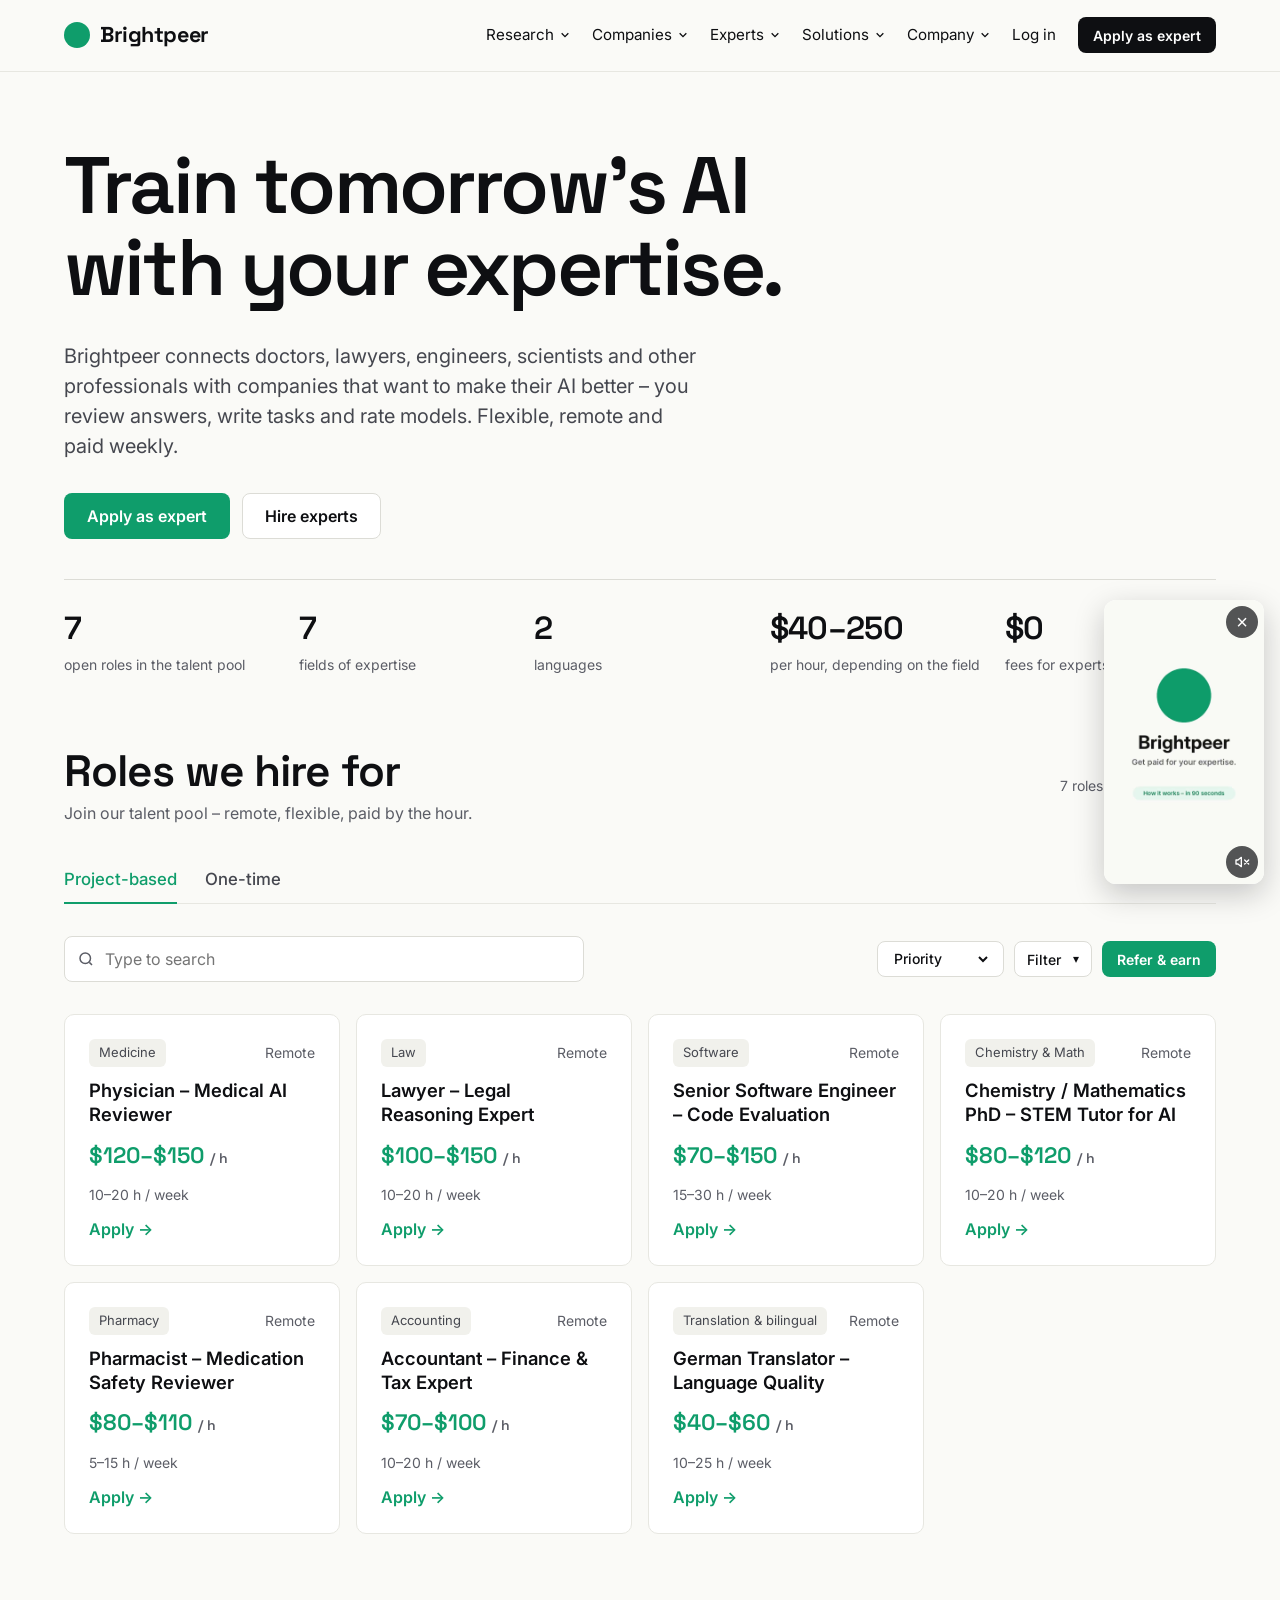
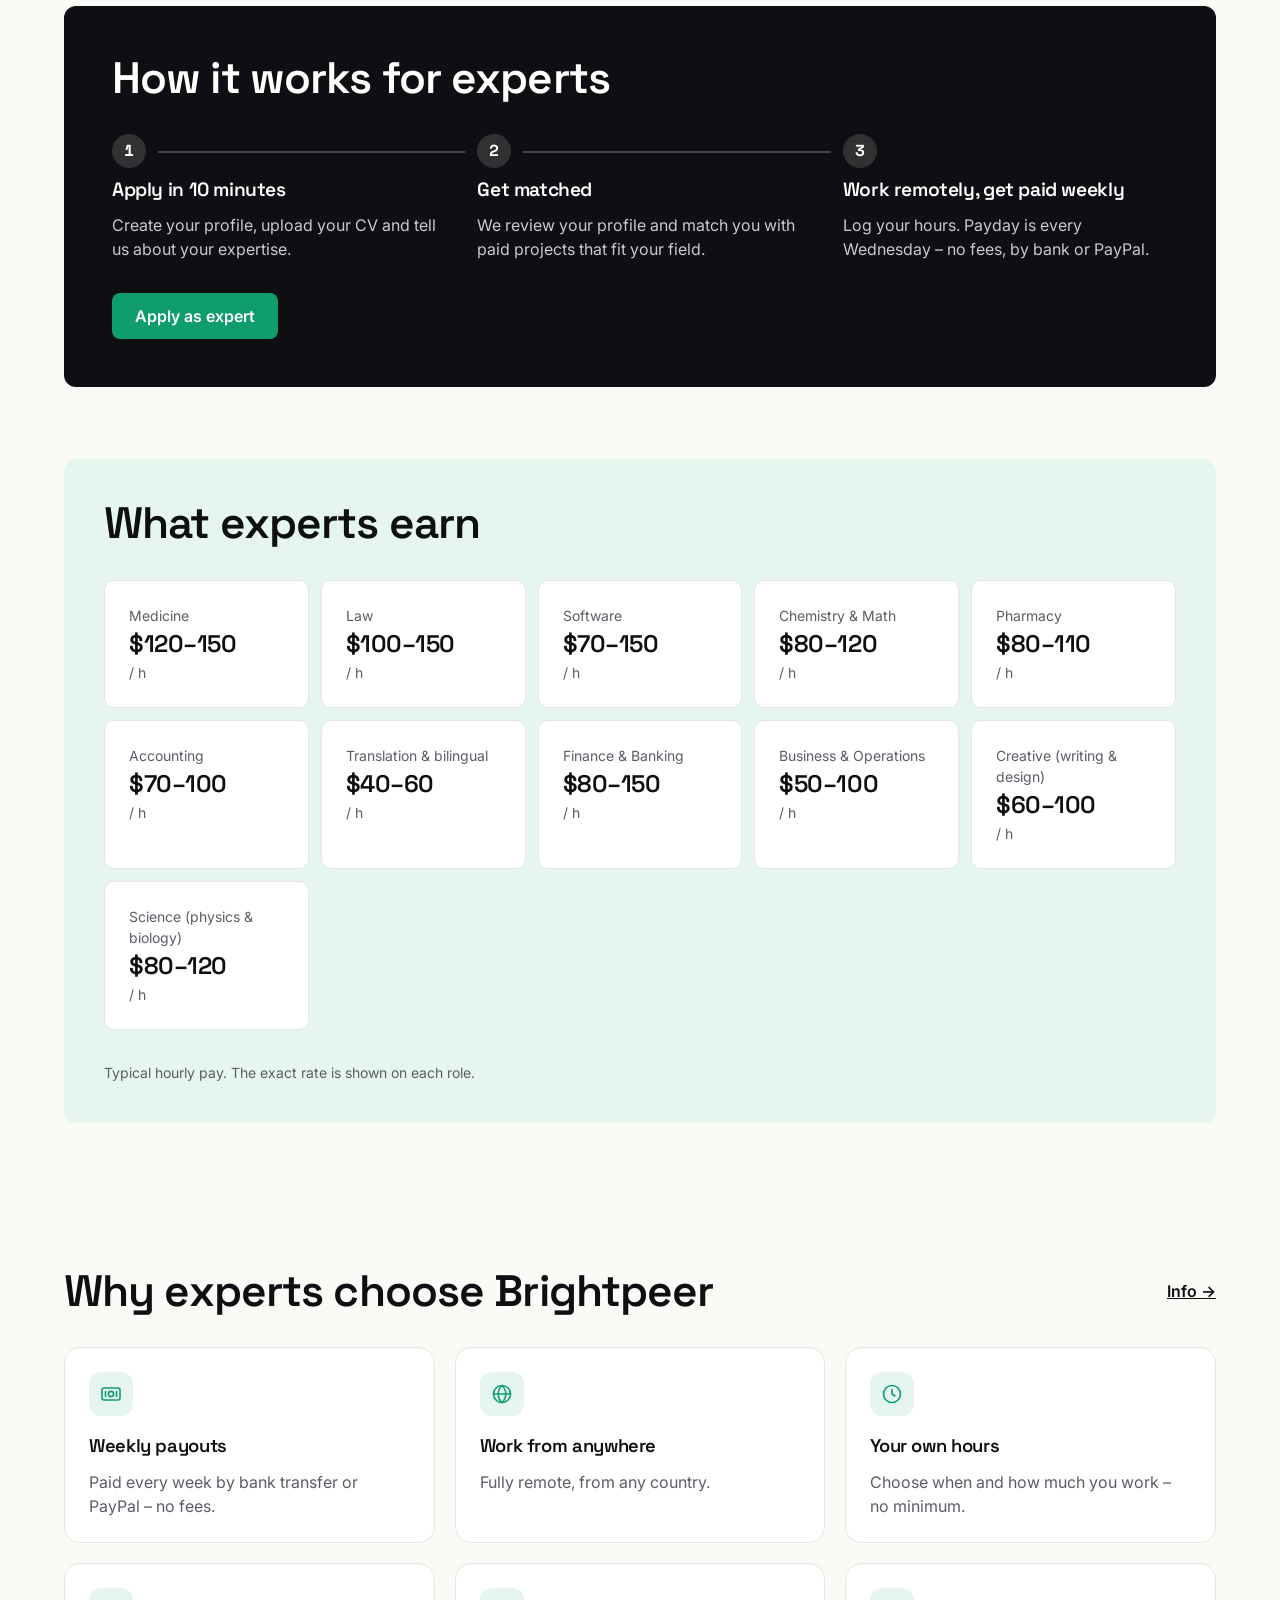
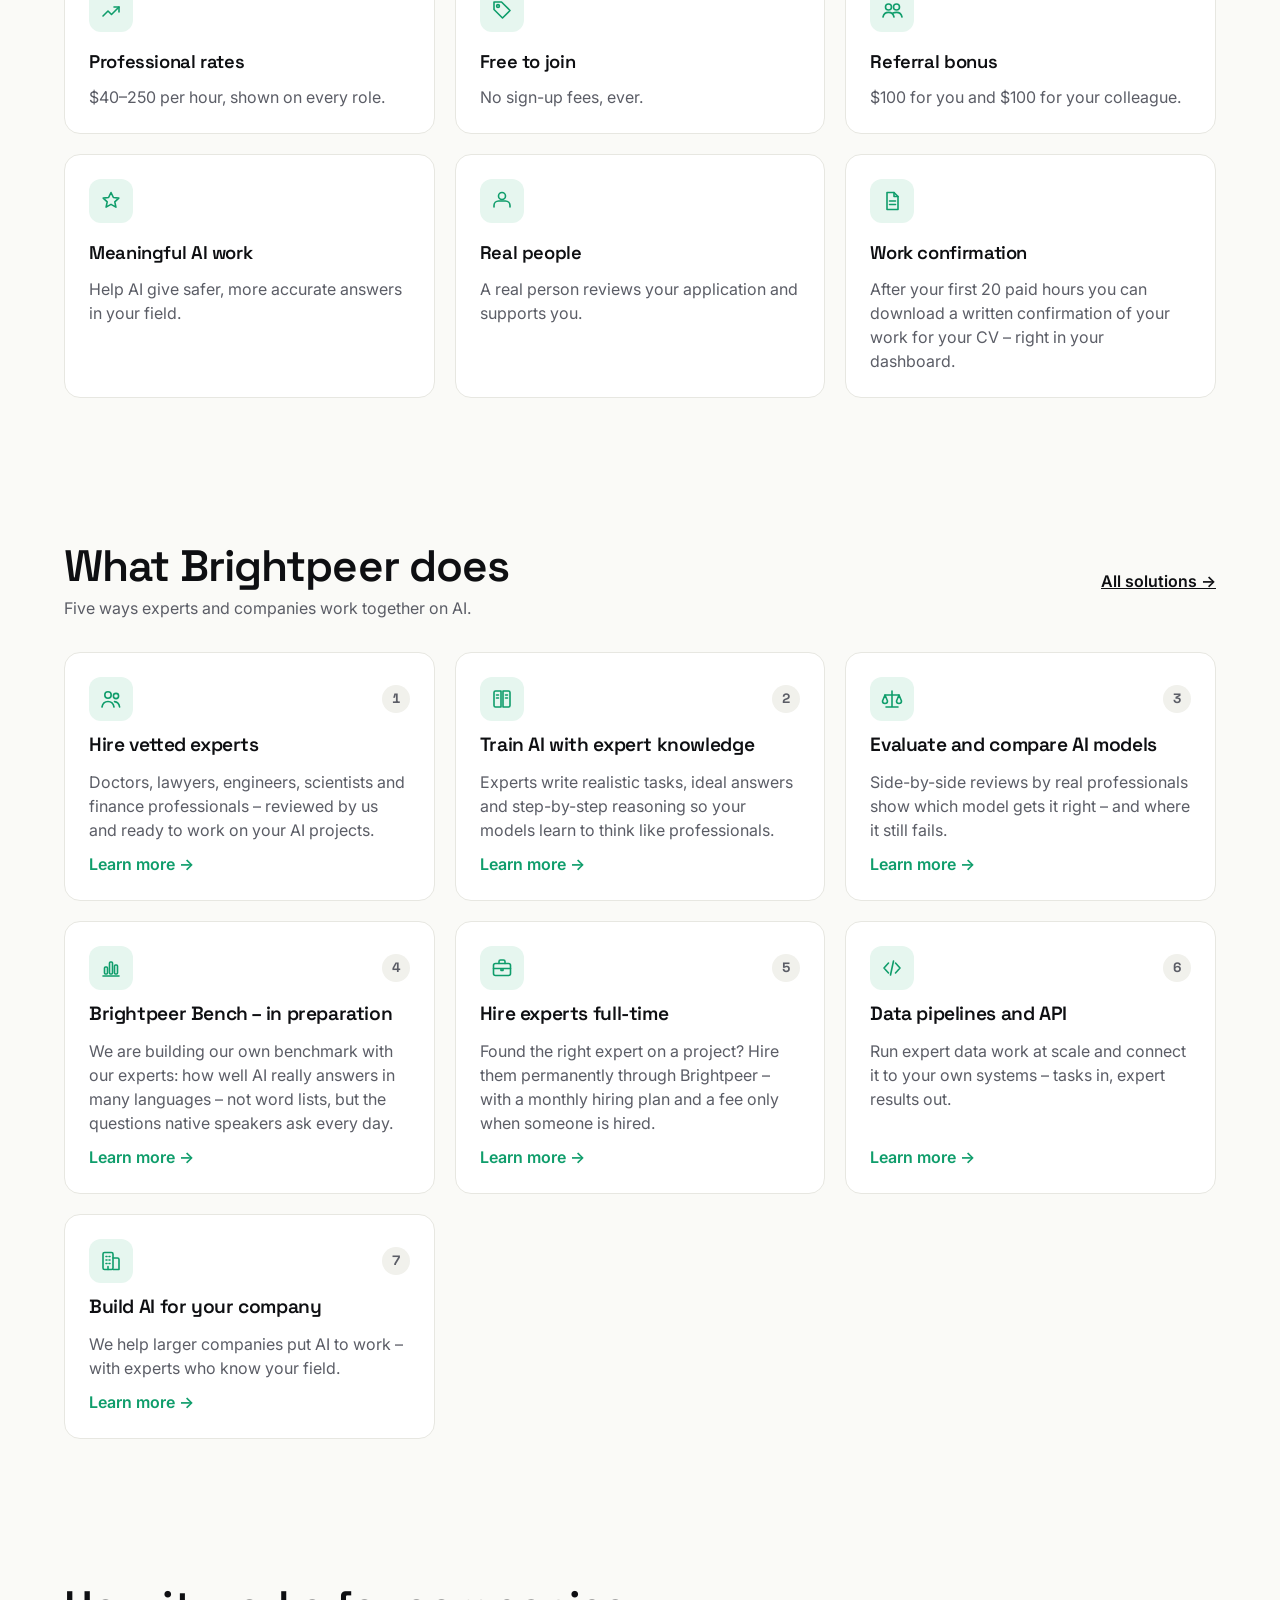
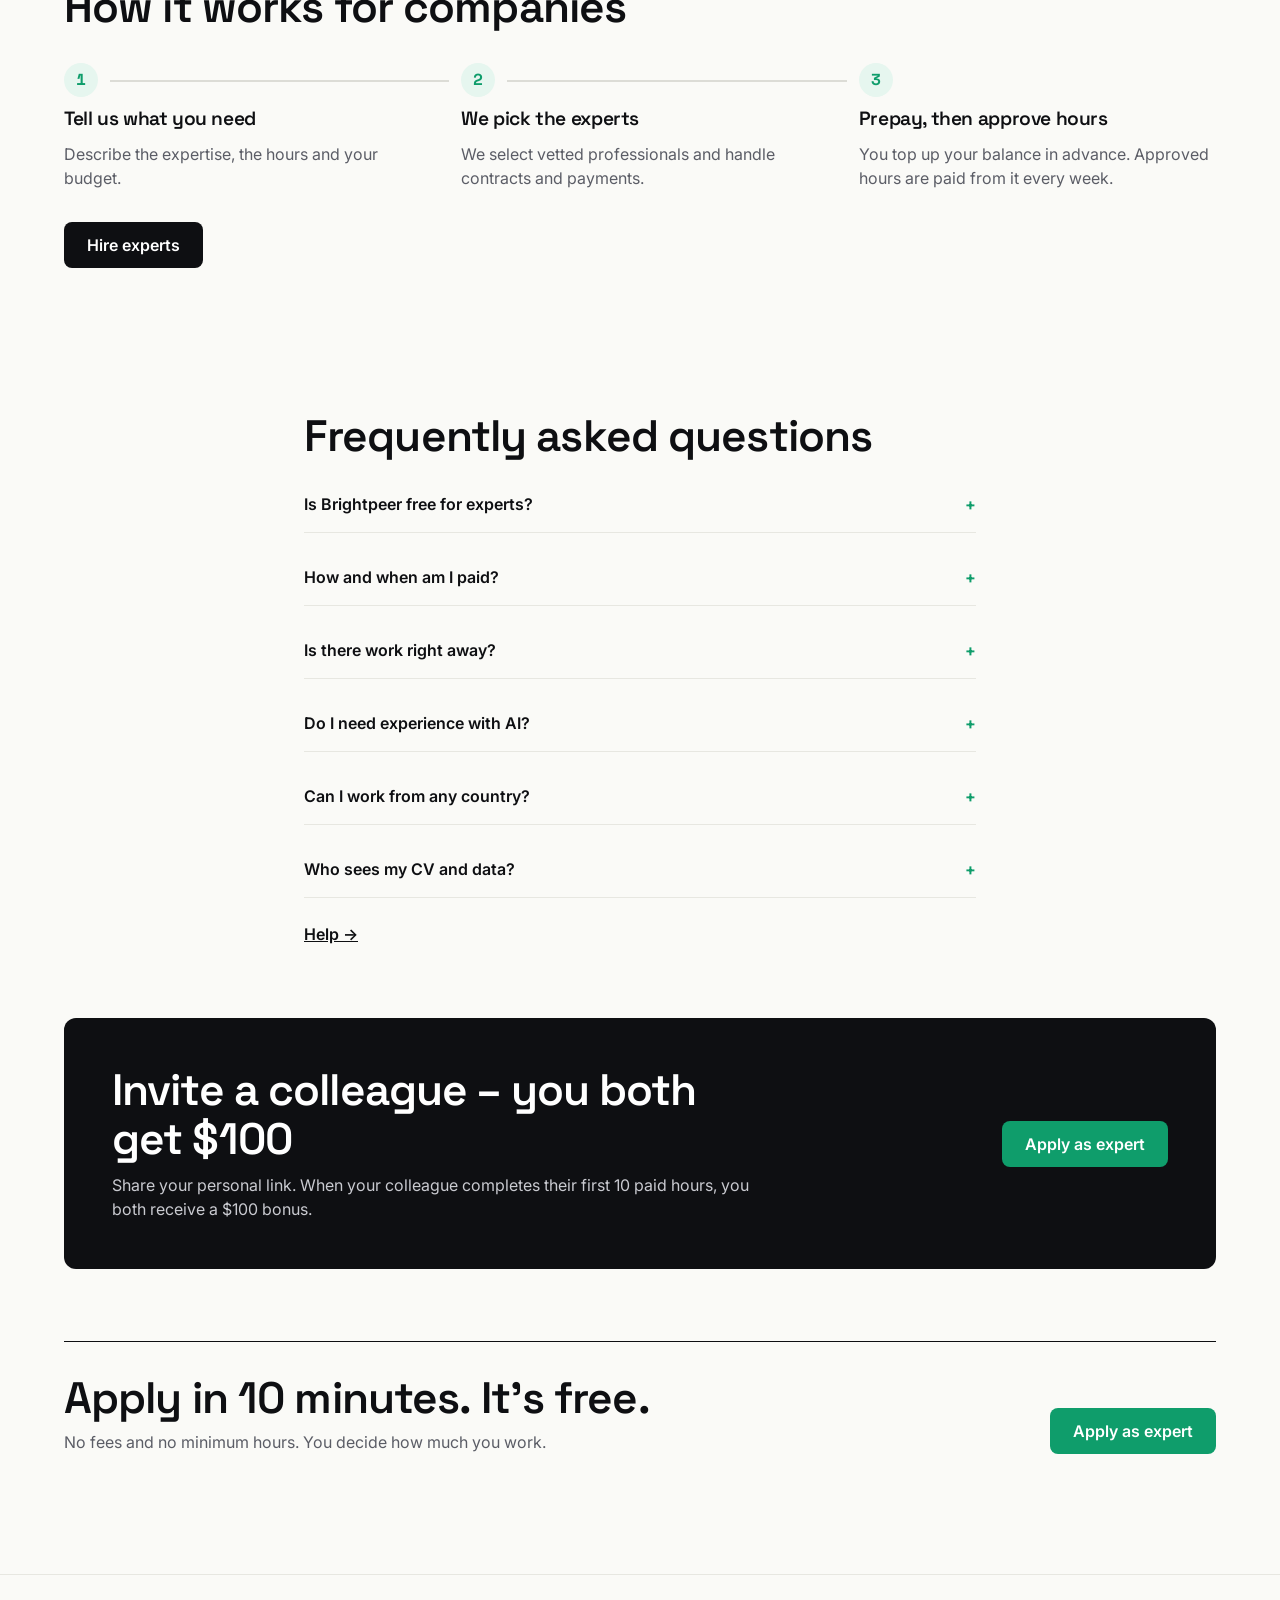
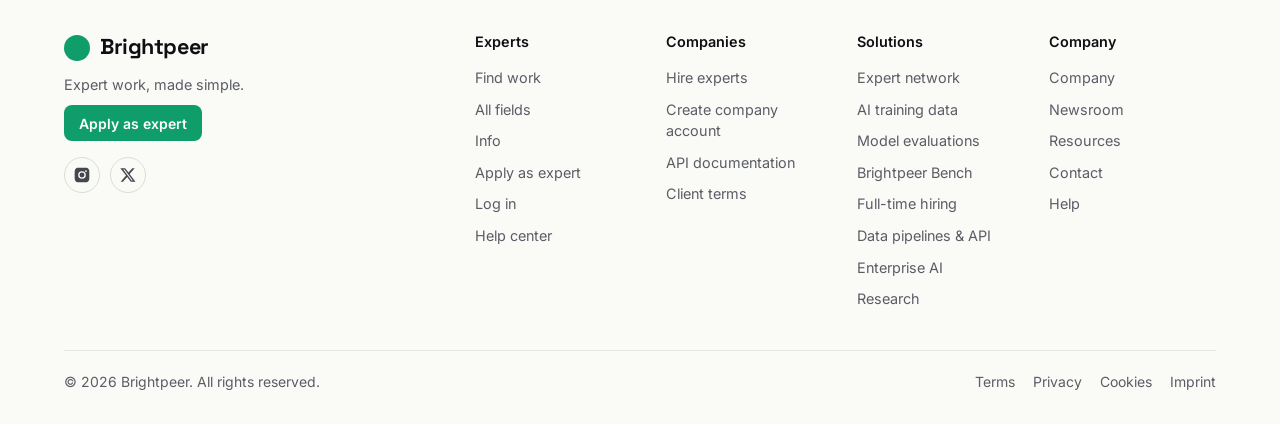
<file: index.html>
<!doctype html>
<html lang="en">
<head>
<meta charset="utf-8">
<meta name="viewport" content="width=device-width, initial-scale=1">
<title>Brightpeer – Train tomorrow’s AI with your expertise</title>
<meta name="description" content="Brightpeer connects doctors, lawyers, engineers, scientists and other professionals with companies that want to make their AI better. Remote, flexible, paid weekly.">
<link rel="icon" href="data:image/svg+xml,%3Csvg xmlns='http://www.w3.org/2000/svg' viewBox='0 0 32 32'%3E%3Ccircle cx='16' cy='16' r='14' fill='%230F9D6B'/%3E%3C/svg%3E">
<link rel="preconnect" href="https://fonts.googleapis.com">
<link rel="preconnect" href="https://fonts.gstatic.com" crossorigin>
<link href="https://fonts.googleapis.com/css2?family=Inter:wght@400;500;600;700&family=Space+Grotesk:wght@500;600;700&display=swap" rel="stylesheet">
<link rel="stylesheet" href="css/style.css?v=20261128k">
</head>
<body>
<div id="loader" class="loader" role="status" aria-label="Loading"><span class="dot-pulse"></span></div>
<header class="site-header" id="header"></header>
<main id="app" tabindex="-1"></main>
<footer class="site-footer" id="footer"></footer>
<div id="toast" class="toast" role="status" aria-live="polite"></div>
<script type="module" src="js/app.js?v=20261128k"></script>
</body>
</html>
</file>
<file: css/style.css>
:root{
  --bg:#FAFAF7; --ink:#0E0F12; --ink2:#45474F; --ink3:#5B5D66; --line:#E7E7E1; --line2:#DCDCD6;
  --card:#FFFFFF; --accent:#0F9D6B; --accent-soft:#E6F6EF; --chip:#F1F1EC;
  --ok:#137A3F; --ok-soft:#E6F4EC; --warn:#8A5A00; --warn-soft:#FFF4DB; --bad:#B42318; --bad-soft:#FDECEA;
  --radius:10px; --display:'Space Grotesk', system-ui, sans-serif;
}
*{box-sizing:border-box}
html{-webkit-text-size-adjust:100%}
body{margin:0;background:var(--bg);color:var(--ink);font-family:Inter, system-ui, -apple-system, sans-serif;font-size:16px;line-height:1.5}
a{color:var(--ink)} a:hover{color:var(--accent)}
img{max-width:100%}
h1,h2,h3{font-family:var(--display);letter-spacing:-0.02em;margin:0;font-weight:600}
h1{font-size:clamp(2.5rem,7vw,5rem);line-height:1.03;letter-spacing:-0.035em}
h2{font-size:clamp(1.75rem,4vw,2.75rem);line-height:1.1}
h3{font-size:1.2rem}
p{margin:0}
.muted{color:var(--ink3)} .small{font-size:.875rem}
.wrap{max-width:1200px;margin:0 auto;padding:0 24px}
.narrow{max-width:720px}
.section{padding:72px 0}
.stack{display:flex;flex-direction:column;gap:16px}
.stack-lg{display:flex;flex-direction:column;gap:32px}
.row{display:flex;flex-wrap:wrap;gap:12px;align-items:center}
.between{justify-content:space-between}
.grid{display:grid;gap:16px;grid-template-columns:repeat(auto-fit,minmax(260px,1fr))}
.grid-sm{display:grid;gap:12px;grid-template-columns:repeat(auto-fit,minmax(180px,1fr))}

/* loader */
.loader{position:fixed;inset:0;z-index:100;background:var(--bg);display:flex;align-items:center;justify-content:center;transition:opacity .3s}
.loader.hide{opacity:0;visibility:hidden}
.dot-pulse{width:52px;height:52px;border-radius:50%;background:var(--accent);animation:pulse 1s ease-in-out infinite}
@keyframes pulse{0%,100%{transform:scale(.8);opacity:.75}50%{transform:scale(1.12);opacity:1}}
@media (prefers-reduced-motion:reduce){.dot-pulse{animation:none}}

/* header */
.site-header{position:sticky;top:0;z-index:20;background:rgba(250,250,247,.92);backdrop-filter:blur(8px);border-bottom:1px solid var(--line)}
.nav{display:flex;align-items:center;justify-content:space-between;gap:16px;padding:16px 24px;max-width:1200px;margin:0 auto}
.brand{display:flex;align-items:center;gap:10px;text-decoration:none;font-family:var(--display);font-weight:700;font-size:1.35rem;letter-spacing:-0.02em}
.logo{width:26px;height:26px;border-radius:50%;background:var(--accent);display:inline-block;flex:none}
.nav-links{display:flex;align-items:center;gap:22px;font-size:.95rem}
.nav-links a{text-decoration:none}
.nav-links a.active{color:var(--accent);font-weight:600}
.menu-btn{display:none;background:none;border:1px solid var(--line2);border-radius:8px;min-height:40px;padding:0 14px;font:inherit;cursor:pointer}
select.lang{min-height:38px;padding:0 10px;border-radius:8px;border:1px solid var(--line2);background:#fff;font:inherit;font-size:.875rem}
@media (max-width:900px){
  .menu-btn{display:inline-flex;align-items:center}
  .nav-links{display:none;position:absolute;top:100%;left:0;right:0;background:var(--bg);border-bottom:1px solid var(--line);flex-direction:column;align-items:flex-start;padding:16px 24px 24px;gap:16px}
  .nav-links.open{display:flex}
}

/* buttons */
.btn{display:inline-flex;align-items:center;justify-content:center;gap:8px;min-height:46px;padding:0 22px;border-radius:8px;border:1px solid transparent;font:inherit;font-weight:600;text-decoration:none;cursor:pointer;background:var(--ink);color:#fff;transition:transform .1s, opacity .2s}
.btn:hover{color:#fff;opacity:.9}
.btn:active{transform:scale(.98)}
.btn-accent{background:var(--accent)}
.btn-ghost{background:#fff;color:var(--ink);border-color:var(--line2)}
.btn-ghost:hover{color:var(--accent)}
.btn-sm{min-height:36px;padding:0 14px;font-size:.875rem}
.btn-danger{background:#fff;color:var(--bad);border-color:#F2C4BF}
.btn[disabled]{opacity:.5;pointer-events:none}
.link{background:none;border:0;padding:0;font:inherit;color:var(--accent);cursor:pointer;font-weight:600;text-decoration:underline}

/* cards */
.card{background:var(--card);border:1px solid var(--line);border-radius:var(--radius);padding:24px}
.card-link{text-decoration:none;display:flex;flex-direction:column;gap:12px;transition:border-color .2s, transform .2s}
.card-link:hover{border-color:var(--accent);transform:translateY(-2px);color:var(--ink)}
.dark{background:var(--ink);color:#fff;border-radius:12px;padding:48px}
.dark .muted{color:#C9CAD0}
.soft{background:var(--accent-soft);border-radius:12px;padding:40px}
.chip{display:inline-flex;align-self:flex-start;padding:4px 10px;border-radius:6px;background:var(--chip);font-size:.8125rem;color:var(--ink2)}
.badge{display:inline-flex;align-items:center;gap:8px;padding:8px 14px;border:1px solid var(--line2);border-radius:999px;font-size:.875rem;color:var(--ink2);align-self:flex-start}
.badge .d{width:8px;height:8px;border-radius:50%;background:var(--accent)}
.icon-circle{width:40px;height:40px;border-radius:50%;background:var(--accent);color:#fff;display:inline-flex;align-items:center;justify-content:center;font-weight:700;font-family:var(--display)}
.stat-v{font-family:var(--display);font-size:2rem;font-weight:600;letter-spacing:-0.02em}
.rate{color:var(--accent);font-weight:600}

/* status pills */
.pill{display:inline-flex;align-items:center;padding:3px 10px;border-radius:999px;font-size:.8125rem;font-weight:600;white-space:nowrap}
.pill-ok{background:var(--ok-soft);color:var(--ok)}
.pill-warn{background:var(--warn-soft);color:var(--warn)}
.pill-bad{background:var(--bad-soft);color:var(--bad)}
.pill-info{background:var(--accent-soft);color:var(--accent)}
.pill-grey{background:var(--chip);color:var(--ink2)}

/* forms */
form{margin:0}
label.f{display:flex;flex-direction:column;gap:6px;font-size:.9rem;font-weight:500}
input,select,textarea{font:inherit;color:var(--ink);background:#fff;border:1px solid var(--line2);border-radius:8px;padding:11px 14px;min-height:46px;width:100%}
textarea{min-height:110px;resize:vertical}
input:focus,select:focus,textarea:focus{outline:2px solid var(--accent);outline-offset:1px;border-color:var(--accent)}
input[type=checkbox]{width:auto;min-height:auto}
.check{display:flex;gap:10px;align-items:flex-start;font-size:.9rem}
.form-grid{display:grid;gap:14px;grid-template-columns:repeat(auto-fit,minmax(220px,1fr))}
.form-msg{padding:12px 14px;border-radius:12px;font-size:.9rem}
.form-msg.ok{background:var(--ok-soft);color:var(--ok)}
.form-msg.err{background:var(--bad-soft);color:var(--bad)}
.divider{display:flex;align-items:center;gap:12px;color:var(--ink3);font-size:.85rem}
.divider:before,.divider:after{content:"";flex:1;height:1px;background:var(--line)}

/* tables */
.table-wrap{overflow-x:auto;border:1px solid var(--line);border-radius:16px;background:#fff}
table{width:100%;border-collapse:collapse;font-size:.9rem}
th,td{text-align:left;padding:12px 14px;border-bottom:1px solid var(--line);vertical-align:top}
th{font-weight:600;color:var(--ink3);font-size:.8rem;text-transform:uppercase;letter-spacing:.03em;background:#FCFCFA}
tr:last-child td{border-bottom:0}
td .row{gap:6px;flex-wrap:nowrap}

/* tabs */
.tabs{display:flex;flex-wrap:wrap;gap:6px;overflow-x:auto;padding-bottom:4px;border-bottom:1px solid var(--line)}
.tab{background:none;border:0;padding:10px 14px;border-radius:10px 10px 0 0;font:inherit;font-weight:600;color:var(--ink3);cursor:pointer;white-space:nowrap;border-bottom:2px solid transparent}
.tab.active{color:var(--accent);border-bottom-color:var(--accent)}

/* banner / toast */
.banner{background:var(--warn-soft);color:var(--warn);padding:10px 24px;font-size:.875rem;text-align:center}
.toast{position:fixed;left:50%;bottom:24px;transform:translateX(-50%) translateY(20px);background:var(--ink);color:#fff;padding:12px 18px;border-radius:12px;font-size:.9rem;opacity:0;pointer-events:none;transition:all .25s;z-index:200;max-width:90vw}
.toast.show{opacity:1;transform:translateX(-50%) translateY(0)}
.toast.err{background:var(--bad)}

/* legal / prose */
.prose{max-width:760px;display:flex;flex-direction:column;gap:14px;line-height:1.65}
.prose h2{font-size:1.5rem;margin-top:18px}
.prose h3{font-size:1.1rem;margin-top:8px}
.prose ul{margin:0;padding-left:20px}

/* footer */
.site-footer{border-top:1px solid var(--line);margin-top:48px}
.footer-inner{max-width:1200px;margin:0 auto;padding:56px 24px 32px;font-size:.9rem}
.footer-inner a{text-decoration:none;color:var(--ink3)}
.footer-inner a:hover{color:var(--accent)}
.footer-inner a.btn{color:#fff}
.footer-top{display:grid;grid-template-columns:minmax(0,1fr) minmax(0,2fr);gap:40px}
.footer-cols{display:grid;grid-template-columns:repeat(4,minmax(0,1fr));gap:24px}
.fcol{display:flex;flex-direction:column;gap:10px;min-width:0}
.fcol-h{font-weight:600;color:var(--ink);margin:0 0 4px}
.footer-bottom{display:flex;flex-wrap:wrap;justify-content:space-between;align-items:center;gap:16px;border-top:1px solid var(--line);margin-top:40px;padding-top:20px}
.footer-legal{display:flex;flex-wrap:wrap;gap:18px}
.footer-links{display:flex;flex-wrap:wrap;gap:18px}
@media (max-width:860px){.footer-top{grid-template-columns:minmax(0,1fr)}.footer-cols{grid-template-columns:repeat(2,minmax(0,1fr))}}

details.faq{border-bottom:1px solid var(--line);padding:16px 0}
details.faq summary{cursor:pointer;font-weight:600;list-style:none}
details.faq summary::-webkit-details-marker{display:none}
details.faq summary:after{content:"+";float:right;color:var(--accent);font-weight:700}
details.faq[open] summary:after{content:"–"}
details.faq p{margin-top:10px;color:var(--ink2)}
.sr{position:absolute;width:1px;height:1px;overflow:hidden;clip:rect(0 0 0 0)}

/* floating "how it works" video */
.fv{position:fixed;right:16px;bottom:16px;width:132px;aspect-ratio:9/16;border-radius:12px;overflow:hidden;background:#fff;box-shadow:0 10px 30px rgba(14,15,18,.22);z-index:40;cursor:pointer;touch-action:none;user-select:none}
.fv video{width:100%;height:100%;object-fit:cover;display:block;pointer-events:none}
.fv-x{position:absolute;top:6px;right:6px;width:32px;height:32px;border-radius:50%;border:0;background:rgba(14,15,18,.7);color:#fff;font-size:20px;line-height:1;cursor:pointer;display:flex;align-items:center;justify-content:center}
.fv-snd{position:absolute;bottom:6px;right:6px;width:32px;height:32px;border-radius:50%;border:0;background:rgba(14,15,18,.7);color:#fff;font-size:15px;cursor:pointer;display:flex;align-items:center;justify-content:center}
.fv-modal{position:fixed;inset:0;background:rgba(14,15,18,.72);z-index:300;display:flex;align-items:center;justify-content:center;padding:16px}
.fv-big{position:relative;height:min(90vh,820px);aspect-ratio:9/16;max-width:100%}
.fv-big video{width:100%;height:100%;border-radius:12px;background:#fff;display:block}
@media (min-width:900px){.fv{width:160px}}

/* Google / Microsoft sign-in buttons */
.oauth-btn{width:100%;justify-content:center;gap:10px}
.oauth-btn svg{flex:none}

/* Mercor-like job pages (20.11.2026) */
.filters{display:grid;grid-template-columns:minmax(0,2fr) repeat(3,minmax(0,1fr));gap:12px}
@media (max-width:860px){.filters{grid-template-columns:minmax(0,1fr) minmax(0,1fr)}.filters #q{grid-column:1/-1}}
.role-pay{font-family:var(--display);font-size:1.4rem;font-weight:600;color:var(--accent)}
.chip-sm{font-size:.75rem;padding:3px 8px}
.role-layout{display:grid;grid-template-columns:minmax(0,1fr) 340px;gap:40px;align-items:start}
.role-side{position:sticky;top:88px;gap:12px}
@media (max-width:900px){.role-layout{grid-template-columns:minmax(0,1fr)}.role-side{position:static}}
.ticks{margin:0;padding:0;list-style:none;display:flex;flex-direction:column;gap:8px}
.ticks li{position:relative;padding-left:26px}
.ticks li:before{content:"✓";position:absolute;left:0;color:var(--accent);font-weight:700}
.steps-list{margin:0;padding-left:20px;display:flex;flex-direction:column;gap:6px;color:var(--ink2)}
.cv-drop{border:1px dashed var(--line2);border-radius:8px;padding:14px;background:var(--accent-soft)}
.filled{border-color:var(--accent)!important;box-shadow:0 0 0 3px var(--accent-soft)}
.progress{height:8px;border-radius:999px;background:var(--chip);overflow:hidden}
.progress span{display:block;height:100%;background:var(--accent);border-radius:999px}
.checklist{list-style:none;margin:0;padding:0;display:flex;flex-direction:column;gap:10px}
.checklist li{display:flex;align-items:center;gap:10px}
.checklist li.ok{color:var(--ink3)}
.checklist li.ok span:last-child{text-decoration:line-through}
.cbox{width:22px;height:22px;border-radius:50%;border:2px solid var(--line2);display:inline-flex;align-items:center;justify-content:center;font-size:.75rem;font-weight:700;flex:none}
.checklist li.ok .cbox{background:var(--accent);border-color:var(--accent);color:#fff}
.offer{border-color:var(--accent);box-shadow:0 0 0 3px var(--accent-soft)}
.wrap.section{padding:72px 24px}

/* research: field cards scrolling right to left */
.marquee{user-select:none;overflow-x:auto;overflow-y:hidden;padding:8px 0 8px;scrollbar-width:none;cursor:grab;-webkit-overflow-scrolling:touch}
.marquee::-webkit-scrollbar{display:none}
.marquee:active{cursor:grabbing}
.marquee-track,.marquee-copy{display:flex;gap:20px}
.marquee-track{width:max-content;padding:0 24px}
.marquee-copy{padding-left:0}
.marquee-nav{display:flex;justify-content:flex-end;gap:8px;margin-top:12px}
.mq-btn{width:44px;height:44px;border-radius:8px;border:1px solid var(--line2);background:#fff;font:inherit;font-size:1.1rem;cursor:pointer}
.mq-btn:hover{border-color:var(--ink)}
.fcard{flex:none;width:360px;min-height:260px;border-radius:var(--radius);padding:28px;display:flex;flex-direction:column;gap:12px}
.fcard h3{font-size:1.75rem;line-height:1.1}
.fcard-tag{font-size:.8rem;font-weight:600;text-transform:uppercase;letter-spacing:.06em;opacity:.75}
.fcard-text{opacity:.85;flex:1}
.fcard-foot{display:flex;justify-content:space-between;align-items:center;gap:12px;font-size:.95rem}
.fcard-foot a{font-weight:600;text-decoration:none}
@media (max-width:600px){.fcard{width:290px}}


/* plain, editorial layout (owner, 20.11.2026: should not look like an AI page) */
.steps{display:grid;grid-template-columns:repeat(3,1fr);gap:0 40px}
.step{display:flex;flex-direction:column;gap:8px;border-top:1px solid var(--line2);padding-top:20px}
.dark .step{border-top-color:rgba(255,255,255,.22)}
.step-n{font-size:.85rem;font-variant-numeric:tabular-nums;color:var(--ink3);letter-spacing:.04em}
.dark .step-n{color:#C9CAD0}
.benefits{display:grid;grid-template-columns:repeat(2,1fr);gap:0 48px}
.benefit{display:grid;grid-template-columns:minmax(160px,1fr) 2fr;gap:16px;padding:18px 0;border-top:1px solid var(--line2)}
.benefit h3{font-size:1.05rem}
.cta-end{display:flex;flex-wrap:wrap;justify-content:space-between;align-items:flex-end;gap:24px;border-top:1px solid var(--ink);padding-top:32px}
@media (max-width:800px){.steps{grid-template-columns:1fr;gap:24px}.benefits{grid-template-columns:1fr}.benefit{grid-template-columns:1fr;gap:4px}}
.label-new{font-size:.8rem;font-weight:600;text-transform:uppercase;letter-spacing:.06em;color:var(--accent)}
.options{display:grid;grid-template-columns:repeat(4,1fr);gap:0 24px}
.option{display:flex;flex-direction:column;gap:8px;padding:20px 0 4px;border-top:2px solid var(--ink);text-decoration:none;color:var(--ink)}
.option:hover{border-top-color:var(--accent);color:var(--ink)}
.option p{flex:1}
.option-l{font-weight:600;color:var(--accent)}
@media (max-width:900px){.options{grid-template-columns:1fr 1fr;gap:24px}}
@media (max-width:520px){.options{grid-template-columns:1fr}}
.services{display:grid;grid-template-columns:repeat(3,1fr);border-top:1px solid var(--line2)}
.service{display:flex;flex-direction:column;gap:16px;padding:32px 32px 8px 0}
.service+.service{border-left:1px solid var(--line2);padding-left:32px}
.service h2{font-size:clamp(1.4rem,2.4vw,1.9rem)}
.service ul{margin:0;padding-left:18px;color:var(--ink2);display:flex;flex-direction:column;gap:10px;flex:1}
.service .btn{align-self:flex-start}
@media (max-width:900px){.services{grid-template-columns:1fr}.service{padding:28px 0}.service+.service{border-left:0;border-top:1px solid var(--line2);padding-left:0}}
/* drop-down menus */
.site-header{position:sticky}
.dd{position:static}
.dd-btn{display:inline-flex;align-items:center;gap:6px;background:none;border:0;font:inherit;color:var(--ink);cursor:pointer;padding:24px 0;margin:-16px 0}
.dd-btn:hover,.dd-btn.active,.dd.open .dd-btn,.dd:hover .dd-btn{color:var(--accent)}
.dd-btn svg{transition:transform .15s}
.dd.open .dd-btn svg,.dd:hover .dd-btn svg{transform:rotate(180deg)}
.dd-panel{display:none;position:absolute;left:0;right:0;top:100%;background:#fff;border-bottom:1px solid var(--line);box-shadow:0 18px 30px rgba(14,15,18,.06);z-index:30}
.dd:hover .dd-panel,.dd:focus-within .dd-panel,.dd.open .dd-panel{display:block}
.dd-inner{max-width:1200px;margin:0 auto;padding:28px 24px 32px;display:grid;grid-template-columns:minmax(220px,1fr) 1fr;gap:40px}
.dd-links{display:flex;flex-direction:column;gap:12px}
.dd-links a{font-size:1.15rem;text-decoration:none;color:var(--ink)}
.dd-links a:hover{color:var(--accent)}
.dd-text{color:var(--ink3);max-width:30rem;border-left:1px solid var(--line);padding-left:32px}
@media (max-width:900px){
  .dd{width:100%}
  .dd-btn{padding:4px 0;margin:0}
  .dd-panel{position:static;box-shadow:none;border:0;background:none}
  .dd:hover .dd-panel{display:none}
  .dd.open .dd-panel{display:block}
  .dd-inner{grid-template-columns:1fr;padding:8px 0 4px 12px;gap:8px}
  .dd-links a{font-size:1rem}
  .dd-text{display:none}
}

/* solutions (business areas like Mercor, 20.11.2026) */
.svc-grid{display:grid;grid-template-columns:repeat(3,minmax(0,1fr));gap:0 40px}
.svc{display:flex;flex-direction:column;gap:8px;padding:22px 0 26px;border-top:1px solid var(--line2);text-decoration:none;color:var(--ink)}
.svc:hover{color:var(--ink)}
.svc:hover h3{color:var(--accent)}
.svc .muted{flex:1}
.svc-row{display:grid;grid-template-columns:minmax(0,1fr) minmax(0,1fr);gap:40px;padding:40px 0;border-top:1px solid var(--line2);scroll-margin-top:88px}
.svc-row h2{font-size:clamp(1.5rem,3vw,2.1rem)}
.svc-jump .chip{text-decoration:none}
.svc-jump .chip:hover{color:var(--accent)}
@media (max-width:900px){.svc-grid{grid-template-columns:repeat(2,minmax(0,1fr))}}
@media (max-width:640px){.svc-grid{grid-template-columns:1fr}.svc-row{grid-template-columns:1fr;gap:16px}}

/* social icons in the footer */
.socials{display:flex;gap:10px;margin-top:6px}
.footer-inner a.social{width:36px;height:36px;border-radius:50%;border:1px solid var(--line2);display:inline-flex;align-items:center;justify-content:center;color:var(--ink2);transition:color .2s,border-color .2s}
.footer-inner a.social:hover{color:var(--accent);border-color:var(--accent)}

/* Invoice / receipt (25.11.2026): only the document is printed or saved as PDF */
@media print {
  .site-header, .site-footer, .toast, .loader, .no-print, .fv { display: none !important; }
  body { background: #fff !important; }
  .section { padding: 0 !important; }
  .invoice { border: 0 !important; box-shadow: none !important; padding: 0 !important; }
  .invoice .logo { -webkit-print-color-adjust: exact; print-color-adjust: exact; }
}

/* Numbered steps and service cards (25.11.2026): a clear green number badge, cards with icons */
.step-n{display:inline-flex;align-items:center;justify-content:center;width:34px;height:34px;border-radius:50%;background:var(--accent-soft);color:var(--accent);font-family:var(--display);font-weight:700;font-size:1rem;letter-spacing:0;flex:none}
.dark .step-n{background:rgba(255,255,255,.14);color:#fff}
.step{border-top:0;padding-top:0;position:relative}
.steps .step:not(:last-child)::after{content:"";position:absolute;top:17px;left:46px;right:-28px;height:2px;background:var(--line2)}
.dark .steps .step:not(:last-child)::after{background:rgba(255,255,255,.22)}
@media (max-width:800px){.steps .step::after{display:none}}
.svc-grid{gap:20px}
.svc{border:1px solid var(--line);border-radius:16px;background:var(--card);padding:24px;gap:10px;transition:border-color .15s,transform .15s,box-shadow .15s}
.svc:hover{border-color:var(--accent);transform:translateY(-2px);box-shadow:0 8px 24px rgba(15,157,107,.08)}
.svc .step-n{width:28px;height:28px;font-size:.85rem;background:var(--chip);color:var(--ink3)}
.svc-ic{display:inline-flex;align-items:center;justify-content:center;width:44px;height:44px;border-radius:12px;background:var(--accent-soft);color:var(--accent);flex:none}
.svc-kicker{font-size:.85rem;color:var(--ink3);letter-spacing:.04em;text-transform:uppercase;font-weight:600}
.options{grid-template-columns:repeat(3,1fr)}
.steps-list{list-style:none;padding-left:0;counter-reset:st;gap:12px}
.steps-list li{counter-increment:st;display:grid;grid-template-columns:28px 1fr;gap:12px;align-items:start}
.steps-list li::before{content:counter(st);display:inline-flex;align-items:center;justify-content:center;width:28px;height:28px;border-radius:50%;background:var(--accent-soft);color:var(--accent);font-family:var(--display);font-weight:700;font-size:.85rem}
@media (min-width:901px){.services{grid-template-columns:repeat(2,1fr)}}
/* Benefit cards (25.11.2026) */
.ben-grid{display:grid;grid-template-columns:repeat(3,minmax(0,1fr));gap:20px}
.ben{display:flex;flex-direction:column;gap:10px;background:var(--card);border:1px solid var(--line);border-radius:16px;padding:24px}
.ben h3{font-size:1.15rem;margin-top:6px}
@media (max-width:900px){.ben-grid{grid-template-columns:repeat(2,minmax(0,1fr))}}
@media (max-width:600px){.ben-grid{grid-template-columns:1fr}}
.stats-strip{display:grid;grid-template-columns:repeat(5,minmax(0,1fr));gap:24px;border-top:1px solid var(--line2);padding-top:24px;margin-top:8px}
@media (max-width:800px){.stats-strip{grid-template-columns:repeat(2,minmax(0,1fr))}}
/* Admin to-do list and tab counters (owner, 26.11.2026: "Verbessere Admin") */
.tab-count{display:inline-flex;align-items:center;justify-content:center;min-width:20px;height:20px;padding:0 6px;margin-left:4px;border-radius:999px;background:var(--accent);color:#fff;font-size:.75rem;font-weight:700;line-height:1;vertical-align:1px}
.todo-list{display:grid;gap:8px;grid-template-columns:repeat(auto-fit,minmax(260px,1fr))}
.todo-item{display:flex;align-items:center;gap:12px;padding:12px 14px;min-height:48px;border:1px solid var(--line);border-radius:12px;background:var(--card);color:var(--ink);text-decoration:none}
.todo-item:hover{border-color:var(--accent);color:var(--ink)}
.todo-n{flex:none;min-width:32px;height:32px;padding:0 8px;border-radius:999px;background:var(--accent-soft);color:var(--accent);display:inline-flex;align-items:center;justify-content:center;font-weight:700}
.todo-go{margin-left:auto;color:var(--accent);font-weight:700}
@media (max-width:700px){
  #app .tabs{flex-wrap:nowrap;overflow-x:auto;-webkit-overflow-scrolling:touch;scrollbar-width:none}
  #app .tabs::-webkit-scrollbar{display:none}
  #adminView .grid-sm{grid-template-columns:repeat(2,minmax(0,1fr))}
  #adminView .stat-v{font-size:1.5rem}
}
/* Admin improvements (27.11.2026): expert detail view, search/CSV above tables, phone cards */
.sr-only{position:absolute;width:1px;height:1px;padding:0;margin:-1px;overflow:hidden;clip:rect(0,0,0,0);white-space:nowrap;border:0}
.kv{display:flex;justify-content:space-between;gap:16px;padding:8px 0;border-bottom:1px solid var(--line);flex-wrap:wrap}
.kv>span:last-child{text-align:right;overflow-wrap:anywhere}
.table-tools{display:flex;align-items:center;gap:10px;flex-wrap:wrap;margin-bottom:10px}
.table-tools input{flex:1 1 240px;min-height:44px;padding:0 14px;border:1px solid var(--line);border-radius:12px;font:inherit;font-size:16px;background:#fff}
.table-tools input:focus-visible{outline:2px solid var(--accent);outline-offset:1px}
@media (max-width:700px){
  #adminView .admin-cards{border:0;background:none;overflow:visible}
  #adminView .admin-cards thead{display:none}
  #adminView .admin-cards tr{display:block;background:#fff;border:1px solid var(--line);border-radius:16px;padding:10px 14px;margin-bottom:12px}
  #adminView .admin-cards tr[hidden]{display:none}
  #adminView .admin-cards td{display:flex;justify-content:space-between;gap:12px;border:0;padding:6px 0;text-align:right}
  #adminView .admin-cards td::before{content:attr(data-l);color:var(--ink3);font-size:.8rem;font-weight:600;text-align:left;flex:0 0 40%}
  #adminView .admin-cards td[data-l=""]::before{content:none}
  #adminView .admin-cards td .row{justify-content:flex-end}
  #adminView .admin-cards td .btn{min-height:44px}
}
/* Mercor features (27.11.2026): time tracker, quality stars, help assistant */
.timer-v{font-family:var(--font-display,inherit);font-size:2.6rem;font-weight:700;font-variant-numeric:tabular-nums;margin:0;line-height:1}
.stars{color:#e0a100;letter-spacing:1px;white-space:nowrap}.stars .muted{color:var(--line)}
.rate{display:flex;flex-wrap:wrap;gap:6px;align-items:center;min-width:220px}
.rate input[name=note]{flex:1 1 140px;min-height:36px;padding:0 10px;border:1px solid var(--line);border-radius:10px;font:inherit;font-size:.85rem}
.star-pick{display:inline-flex;flex-direction:row-reverse;border:0;margin:0;padding:0;gap:2px}
.star-pick label{cursor:pointer;font-size:1.5rem;line-height:1;color:var(--line);min-width:28px;min-height:32px;display:inline-flex;align-items:center;justify-content:center}
.star-pick input{position:absolute;opacity:0;width:1px;height:1px}
.star-pick input:checked~span,.star-pick label:has(input:checked)~label,.star-pick label:has(input:checked),.star-pick label:hover,.star-pick label:hover~label{color:#e0a100}
.star-pick label:has(input:focus-visible){outline:2px solid var(--accent);border-radius:6px}
#helpBot{position:fixed;right:18px;bottom:18px;z-index:60}
.hb-btn{width:56px;height:56px;border-radius:50%;border:0;background:var(--accent);color:#fff;font-size:1.6rem;font-weight:700;cursor:pointer;box-shadow:0 10px 24px rgb(0 0 0/18%)}
.hb-btn:focus-visible{outline:3px solid var(--ink);outline-offset:3px}
.hb-panel{position:absolute;right:0;bottom:70px;width:min(360px,calc(100vw - 36px));background:#fff;border:1px solid var(--line);border-radius:18px;box-shadow:0 20px 50px rgb(0 0 0/18%);display:flex;flex-direction:column;overflow:hidden}
.hb-panel[hidden]{display:none}
.hb-head{display:flex;justify-content:space-between;align-items:center;padding:12px 14px;border-bottom:1px solid var(--line)}
.hb-x{border:0;background:none;font-size:1.5rem;cursor:pointer;min-width:44px;min-height:44px}
.hb-msgs{max-height:min(50vh,360px);overflow-y:auto;padding:12px;display:flex;flex-direction:column;gap:8px}
.hb-m{margin:0;padding:9px 12px;border-radius:14px;max-width:88%;white-space:pre-line;font-size:.92rem}
.hb-m.bot{background:var(--chip);align-self:flex-start}.hb-m.me{background:var(--accent);color:#fff;align-self:flex-end}
.hb-form{display:flex;gap:8px;padding:10px 12px;border-top:1px solid var(--line)}
.hb-form input{flex:1;min-height:44px;padding:0 12px;border:1px solid var(--line);border-radius:12px;font:inherit;font-size:16px}
/* Interview shared with companies (27.11.2026) */
.iv-box{border-top:1px solid var(--line);padding-top:10px;gap:12px}
.iv-q{display:flex;flex-direction:column;gap:6px}
/* Search on the far right of "Gesuchte Fachrichtungen" (27.11.2026) */
/* Role toolbar like Mercor (27.11.2026) */
.role-tabs{display:flex;gap:28px;border-bottom:1px solid var(--line)}
.role-tab{background:none;border:0;border-bottom:2px solid transparent;padding:10px 0;margin-bottom:-1px;font:inherit;font-size:1.05rem;font-weight:500;color:var(--ink2);cursor:pointer}
.role-tab.on{color:var(--accent);border-bottom-color:var(--accent)}
.role-tools{display:flex;flex-wrap:wrap;gap:12px;align-items:center;justify-content:space-between}
.role-search{flex:1 1 280px;max-width:520px;padding:10px 14px 10px 40px;border:1px solid var(--line2);border-radius:8px;background:#fff url("data:image/svg+xml,%3Csvg xmlns='http://www.w3.org/2000/svg' width='18' height='18' fill='none' stroke='%235B5D66' stroke-width='2' viewBox='0 0 24 24'%3E%3Ccircle cx='11' cy='11' r='7'/%3E%3Cpath d='m20 20-3.5-3.5'/%3E%3C/svg%3E") no-repeat 12px center}
.role-tools-r{display:flex;flex-wrap:wrap;gap:10px;align-items:center}
.tool-btn{display:inline-flex;align-items:center;gap:6px;min-height:36px;padding:0 12px;border:1px solid var(--line2);border-radius:8px;background:#fff;font-size:.875rem;font-weight:500;color:var(--ink);cursor:pointer;list-style:none}
.tool-btn::-webkit-details-marker{display:none}
.tool-btn select{width:auto;border:0;background:transparent;font:inherit;color:inherit;padding:0;cursor:pointer;outline:none;min-height:0}
.tool-drop{position:relative}
.tool-drop summary::after{content:"\25BE";font-size:.75rem}
.drop-menu{position:absolute;right:0;top:calc(100% + 6px);z-index:20;min-width:220px;background:#fff;border:1px solid var(--line2);border-radius:10px;padding:10px 14px;box-shadow:0 8px 24px rgba(0,0,0,.08);display:flex;flex-direction:column;gap:4px}
.drop-h{font-size:.75rem;font-weight:600;text-transform:uppercase;letter-spacing:.04em;color:var(--ink3);margin-top:6px}
.drop-opt{display:flex;gap:8px;align-items:center;font-size:.9rem;cursor:pointer;padding:3px 0}
.drop-opt input{width:auto;min-height:0}
@media (max-width:640px){.role-search{max-width:none}.role-tools-r{width:100%}.drop-menu{left:0;right:auto}}
/* Calm admin (owner, 27.11.2026: "verbessere das Admin, schlicht einfacher"): more air, fewer colours, plainer tabs and tables. */
.admin-area{gap:28px}
.admin-area .tabs{gap:2px;border-bottom:1px solid var(--line)}
.admin-area .tab{padding:10px 12px;font-weight:500;color:var(--ink3);border-radius:0}
.admin-area .tab.active{color:var(--ink);font-weight:600;border-bottom-color:var(--ink)}
.admin-area .tab-count{background:var(--chip);color:var(--ink2);font-weight:600}
.admin-area .tab.active .tab-count{background:var(--ink);color:#fff}
.admin-area .card{box-shadow:none;padding:20px}
.admin-area .stat-v{font-size:1.75rem}
.admin-area .pill{background:var(--chip);color:var(--ink2);font-weight:500}
.admin-area .pill-ok{background:var(--ok-soft);color:var(--ok)}
.admin-area .pill-bad{background:var(--bad-soft);color:var(--bad)}
.admin-area .table-wrap{border-radius:12px}
.admin-area table th{font-weight:500;color:var(--ink3);background:transparent;text-transform:none;letter-spacing:0}
.admin-area table td,.admin-area table th{padding:14px 16px;vertical-align:middle}
.admin-area .todo-n{background:var(--chip);color:var(--ink)}
.admin-area .todo-go{color:var(--ink3)}
.admin-area .todo-item:hover{border-color:var(--ink3)}
/* Model evaluations + Brightpeer Bench (27.11.2026) */
.evbar{display:flex;height:10px;border-radius:999px;overflow:hidden;background:var(--chip)}
.evbar span{display:block;height:100%}
.ev-pair{display:grid;gap:16px;grid-template-columns:repeat(2,minmax(0,1fr))}
.ev-ans{border:1px solid var(--line);border-radius:12px;background:#fff;padding:18px;min-width:0;overflow-wrap:anywhere}
@media (max-width:760px){.ev-pair{grid-template-columns:minmax(0,1fr)}}
.ev-choice input[type=radio]{width:18px;height:18px;min-height:0;padding:0;margin:0;flex:none;accent-color:var(--accent)}

/* 28.11.2026 – more Mercor features: AI video interview, profession tabs, API reference, hiring */
.chip-on{background:var(--ink);color:#fff}
.aiv{gap:16px}
.aiv-avatar{flex:0 0 44px;width:44px;height:44px;border-radius:50%;background:var(--accent);color:#fff;display:flex;align-items:center;justify-content:center;font-family:var(--display);font-weight:600;font-size:1.2rem}
.aiv-cam{position:relative;border-radius:14px;overflow:hidden;background:#0E0F12;aspect-ratio:16/9;max-width:560px;width:100%}
.aiv-cam video{width:100%;height:100%;object-fit:cover;transform:scaleX(-1);display:block}
.aiv-rec{position:absolute;top:10px;left:10px;background:rgba(180,35,24,.92);color:#fff;font-size:.8rem;font-weight:600;padding:3px 9px;border-radius:999px}
.code-block{background:#0E0F12;color:#E7E7E1;border-radius:var(--radius);padding:16px;overflow:auto;font-size:.85rem;line-height:1.5;margin:0}
code{font-family:ui-monospace, SFMono-Regular, Menlo, Consolas, monospace;font-size:.9em}
.hire-box summary{list-style:none;cursor:pointer;display:inline-flex}
.hire-box summary::-webkit-details-marker{display:none}
</file>
